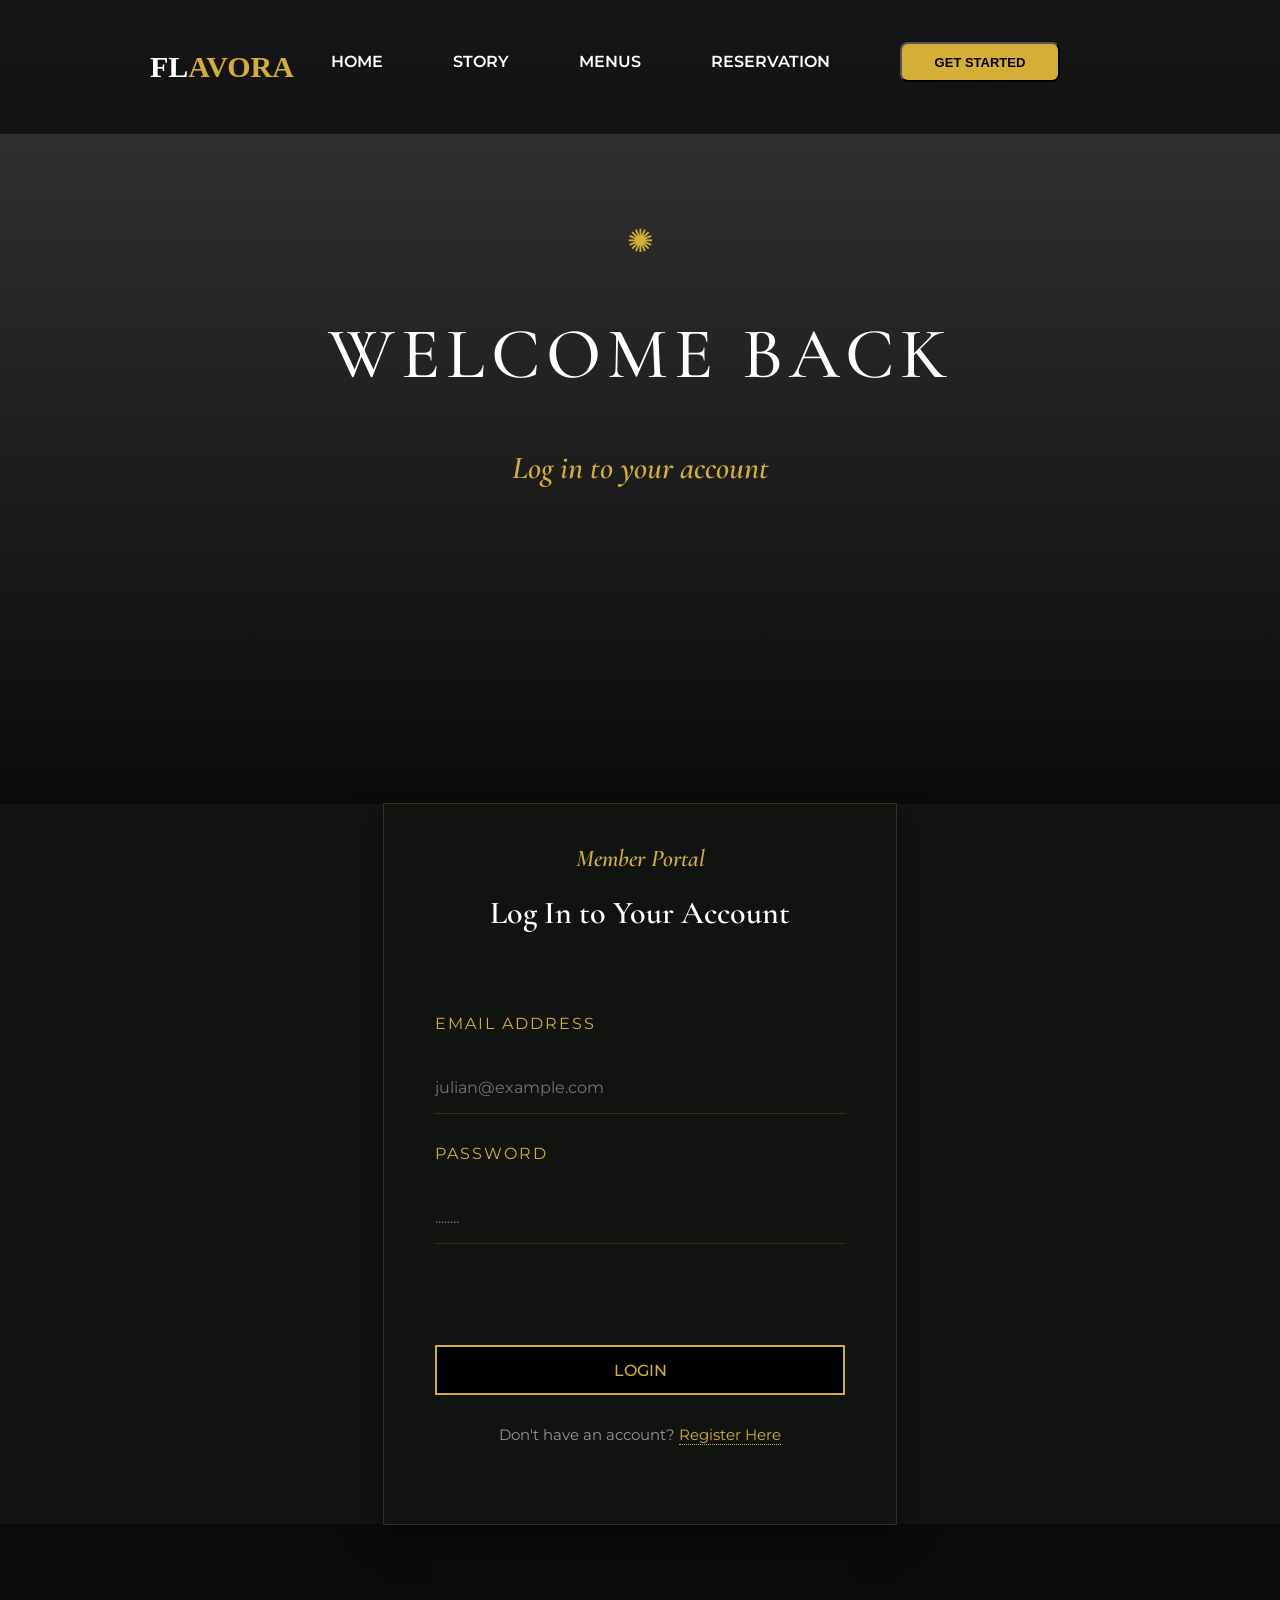
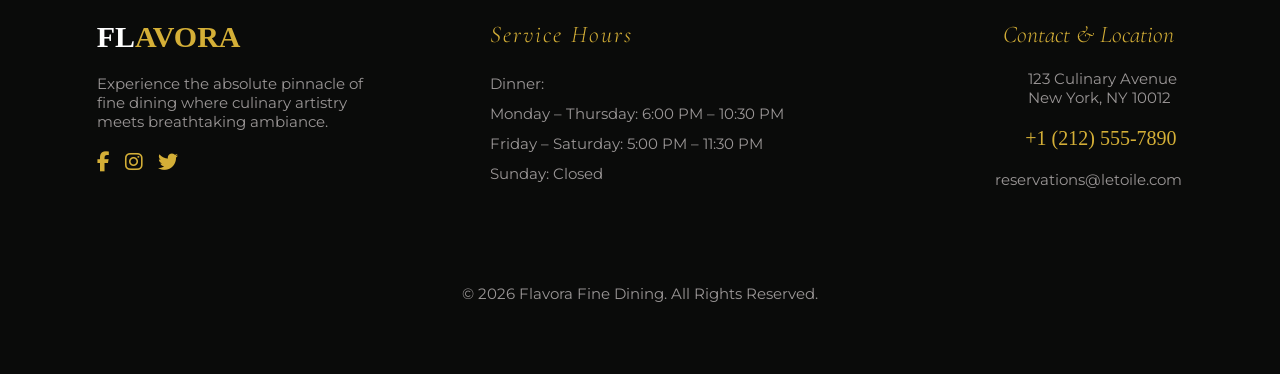
<file: login.html>
<!doctype html>
<html lang="en">
  <head>
    <meta charset="UTF-8" />
    <meta name="viewport" content="width=device-width, initial-scale=1.0" />
    <link rel="stylesheet" href="style.css" />
    <link rel="preconnect" href="https://fonts.googleapis.com" />
    <link rel="preconnect" href="https://fonts.gstatic.com" crossorigin />
    <link
      href="https://fonts.googleapis.com/css2?family=Arimo:ital,wght@0,400..700;1,400..700&family=Montserrat:ital,wght@0,100..900;1,100..900&family=Outfit:wght@100..900&family=Roboto:ital,wght@0,100..900;1,100..900&display=swap"
      rel="stylesheet"
    />

    <link
      href="https://fonts.googleapis.com/css2?family=Cormorant+Garamond:wght@300;400;500;600&display=swap"
      rel="stylesheet"
    />

    <link rel="preconnect" href="https://fonts.googleapis.com" />
    <link rel="preconnect" href="https://fonts.gstatic.com" crossorigin />
    <link
      href="https://fonts.googleapis.com/css2?family=Arimo:ital,wght@0,400..700;1,400..700&family=Cormorant+Garamond:ital,wght@0,300..700;1,300..700&family=Montserrat:ital,wght@0,100..900;1,100..900&family=Outfit:wght@100..900&family=Roboto:ital,wght@0,100..900;1,100..900&display=swap"
      rel="stylesheet"
    />

    <link
      rel="stylesheet"
      href="https://cdnjs.cloudflare.com/ajax/libs/font-awesome/6.4.0/css/all.min.css"
    />
    <title>Log in | Flavora</title>
  </head>
  <body>
    <header>
      <a href="index.html"
        ><p>FL<span>AVORA</span></p></a
      >
      <ul class="nav-links">
        <li><a href="index.html">HOME</a></li>
        <li><a href="story.html">STORY</a></li>
        <li><a href="menu.html">MENUS</a></li>
        <li><a href="reservation.html">RESERVATION</a></li>
        <a href="register.html"><button class="navbtn">GET STARTED</button></a>
      </ul>
    </header>

    <!-- hero -->
    <div class="hero">
      <div class="reg-hero">
        <div class="reg-texts">
          <p class="sun">✺</p>
          <h1 class="reg-head">WELCOME BACK</h1>
          <p class="reght"><i>Log in to your account</i></p>
        </div>
      </div>
    </div>

    <!-- log bd -->
    <div class="log-bd">
      <div class="log-form">
        <div class="form-head">
          <p><i>Member Portal</i></p>
          <h1>Log In to Your Account</h1>
        </div>
        <div class="form-infos">
          <label>EMAIL ADDRESS</label>
          <input type="email" placeholder="julian@example.com" />
          <label>PASSWORD</label>
          <input type="password" placeholder="........" />
        </div>
        <div class="btn-link">
          <button class="btn5">LOGIN</button>
          <p>
            Don't have an account? <a href="register.html">Register Here</a>
          </p>
        </div>
      </div>
    </div>

    <!-- footer -->
    <footer>
      <div class="footer-contents">
        <div class="texts-logos">
          <p class="flavora">FL<span>AVORA</span></p>
          <p class="experience">
            Experience the absolute pinnacle of fine dining where culinary
            artistry meets breathtaking ambiance.
          </p>
          <div class="logos">
            <p class="fb"><i class="fa-brands fa-facebook-f"></i></p>
            <p class="fb"><i class="fa-brands fa-instagram"></i></p>
            <p class="fb"><i class="fa-brands fa-twitter"></i></p>
          </div>
        </div>
        <div class="service">
          <p><i>Service Hours</i></p>
          <ul>
            <li>Dinner:</li>
            <li>Monday – Thursday: 6:00 PM – 10:30 PM</li>
            <li>Friday – Saturday: 5:00 PM – 11:30 PM</li>
            <li>Sunday: Closed</li>
          </ul>
        </div>
        <div class="contact">
          <p><i>Contact & Location</i></p>
          <p class="nyc">123 Culinary Avenue New York, NY 10012</p>
          <p class="num">+1 (212) 555-7890</p>
          <p class="email">reservations@letoile.com</p>
        </div>
      </div>
      <div class="footer-bottom">
        <p>© 2026 Flavora Fine Dining. All Rights Reserved.</p>
      </div>
    </footer>
  </body>
</html>
</file>
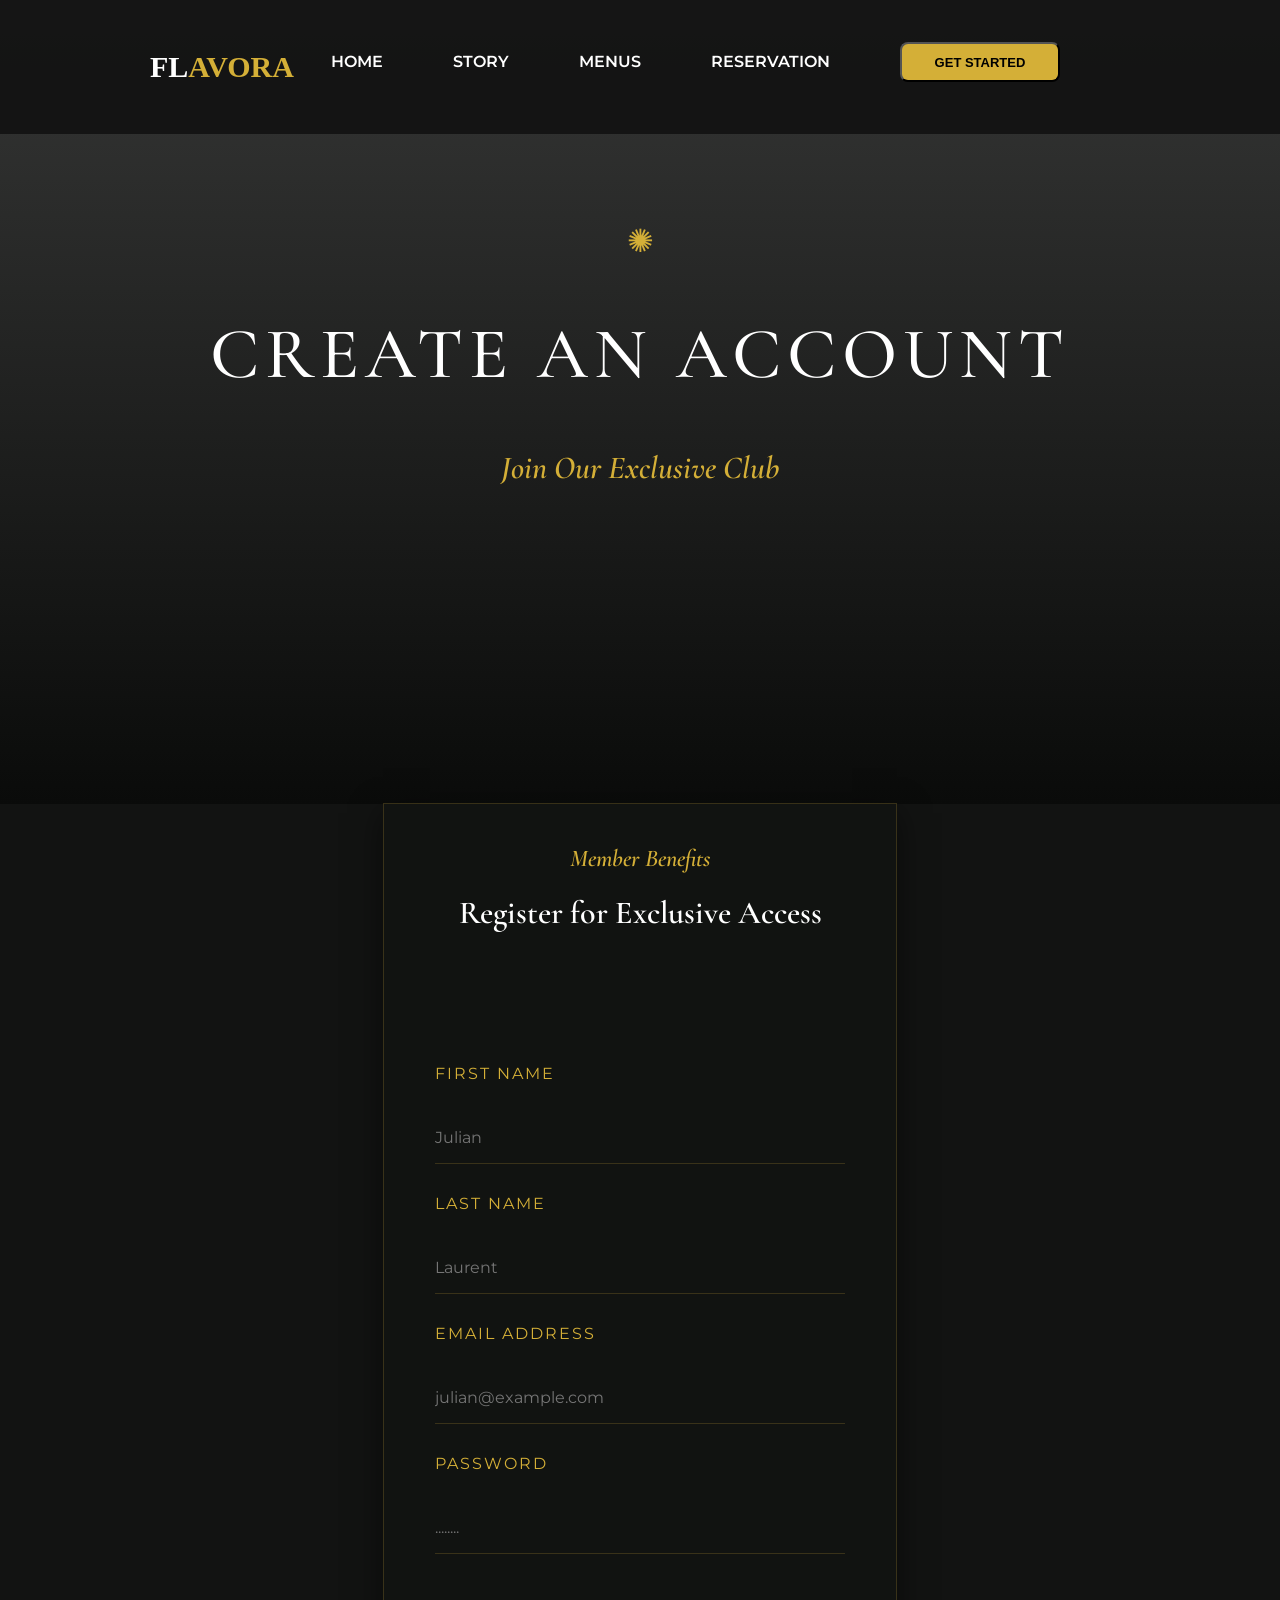
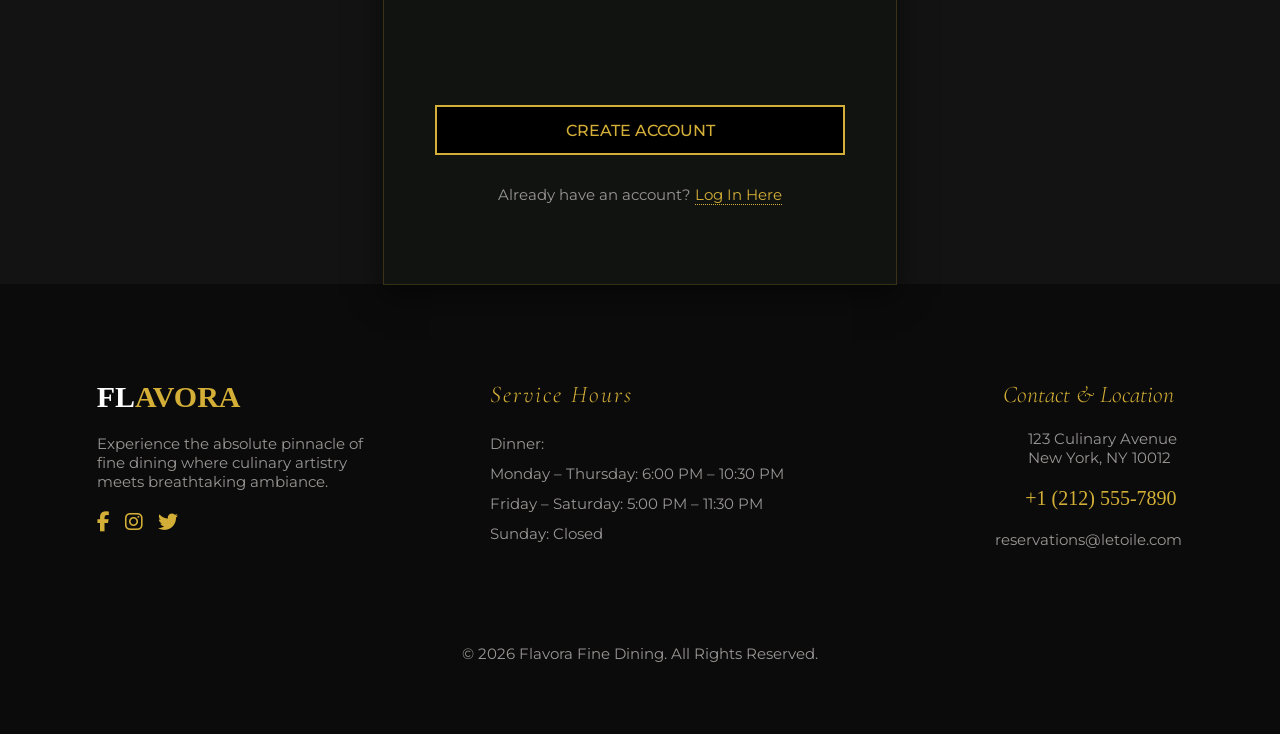
<file: register.html>
<!doctype html>
<html lang="en">
  <head>
    <meta charset="UTF-8" />
    <meta name="viewport" content="width=device-width, initial-scale=1.0" />
    <link rel="stylesheet" href="style.css" />
    <link rel="preconnect" href="https://fonts.googleapis.com" />
    <link rel="preconnect" href="https://fonts.gstatic.com" crossorigin />
    <link
      href="https://fonts.googleapis.com/css2?family=Arimo:ital,wght@0,400..700;1,400..700&family=Montserrat:ital,wght@0,100..900;1,100..900&family=Outfit:wght@100..900&family=Roboto:ital,wght@0,100..900;1,100..900&display=swap"
      rel="stylesheet"
    />

    <link
      href="https://fonts.googleapis.com/css2?family=Cormorant+Garamond:wght@300;400;500;600&display=swap"
      rel="stylesheet"
    />

    <link rel="preconnect" href="https://fonts.googleapis.com" />
    <link rel="preconnect" href="https://fonts.gstatic.com" crossorigin />
    <link
      href="https://fonts.googleapis.com/css2?family=Arimo:ital,wght@0,400..700;1,400..700&family=Cormorant+Garamond:ital,wght@0,300..700;1,300..700&family=Montserrat:ital,wght@0,100..900;1,100..900&family=Outfit:wght@100..900&family=Roboto:ital,wght@0,100..900;1,100..900&display=swap"
      rel="stylesheet"
    />

    <link
      rel="stylesheet"
      href="https://cdnjs.cloudflare.com/ajax/libs/font-awesome/6.4.0/css/all.min.css"
    />
    <title>Get Started | Flavora</title>
  </head>
  <body>
    <header>
      <a href="index.html"
        ><p>FL<span>AVORA</span></p></a
      >
      <ul class="nav-links">
        <li><a href="index.html">HOME</a></li>
        <li><a href="story.html">STORY</a></li>
        <li><a href="menu.html">MENUS</a></li>
        <li><a href="reservation.html">RESERVATION</a></li>
        <a href="register.html"><button class="navbtn">GET STARTED</button></a>
      </ul>
    </header>

    <!-- hero -->
    <div class="hero">
      <div class="reg-hero">
        <div class="reg-texts">
          <p class="sun">✺</p>
          <h1 class="reg-head">CREATE AN ACCOUNT</h1>
          <p class="reght"><i>Join Our Exclusive Club</i></p>
        </div>
      </div>
    </div>

    <!-- reg bd -->
    <div class="reg-bd">
      <div class="reg-form">
        <div class="form-head">
          <p><i>Member Benefits</i></p>
          <h1>Register for Exclusive Access</h1>
        </div>
        <div class="form-infos">
          <label>FIRST NAME</label>
          <input type="text" placeholder="Julian" />
          <label>LAST NAME</label>
          <input type="text" placeholder="Laurent" />
          <label>EMAIL ADDRESS</label>
          <input type="email" placeholder="julian@example.com" />
          <label>PASSWORD</label>
          <input type="password" placeholder="........" />
        </div>
        <div class="btn-link">
          <button class="btn5">CREATE ACCOUNT</button>
          <p>Already have an account? <a href="login.html">Log In Here</a></p>
        </div>
      </div>
    </div>

    <!-- footer -->
    <footer>
      <div class="footer-contents">
        <div class="texts-logos">
          <p class="flavora">FL<span>AVORA</span></p>
          <p class="experience">
            Experience the absolute pinnacle of fine dining where culinary
            artistry meets breathtaking ambiance.
          </p>
          <div class="logos">
            <p class="fb"><i class="fa-brands fa-facebook-f"></i></p>
            <p class="fb"><i class="fa-brands fa-instagram"></i></p>
            <p class="fb"><i class="fa-brands fa-twitter"></i></p>
          </div>
        </div>
        <div class="service">
          <p><i>Service Hours</i></p>
          <ul>
            <li>Dinner:</li>
            <li>Monday – Thursday: 6:00 PM – 10:30 PM</li>
            <li>Friday – Saturday: 5:00 PM – 11:30 PM</li>
            <li>Sunday: Closed</li>
          </ul>
        </div>
        <div class="contact">
          <p><i>Contact & Location</i></p>
          <p class="nyc">123 Culinary Avenue New York, NY 10012</p>
          <p class="num">+1 (212) 555-7890</p>
          <p class="email">reservations@letoile.com</p>
        </div>
      </div>
      <div class="footer-bottom">
        <p>© 2026 Flavora Fine Dining. All Rights Reserved.</p>
      </div>
    </footer>
  </body>
</html>
</file>
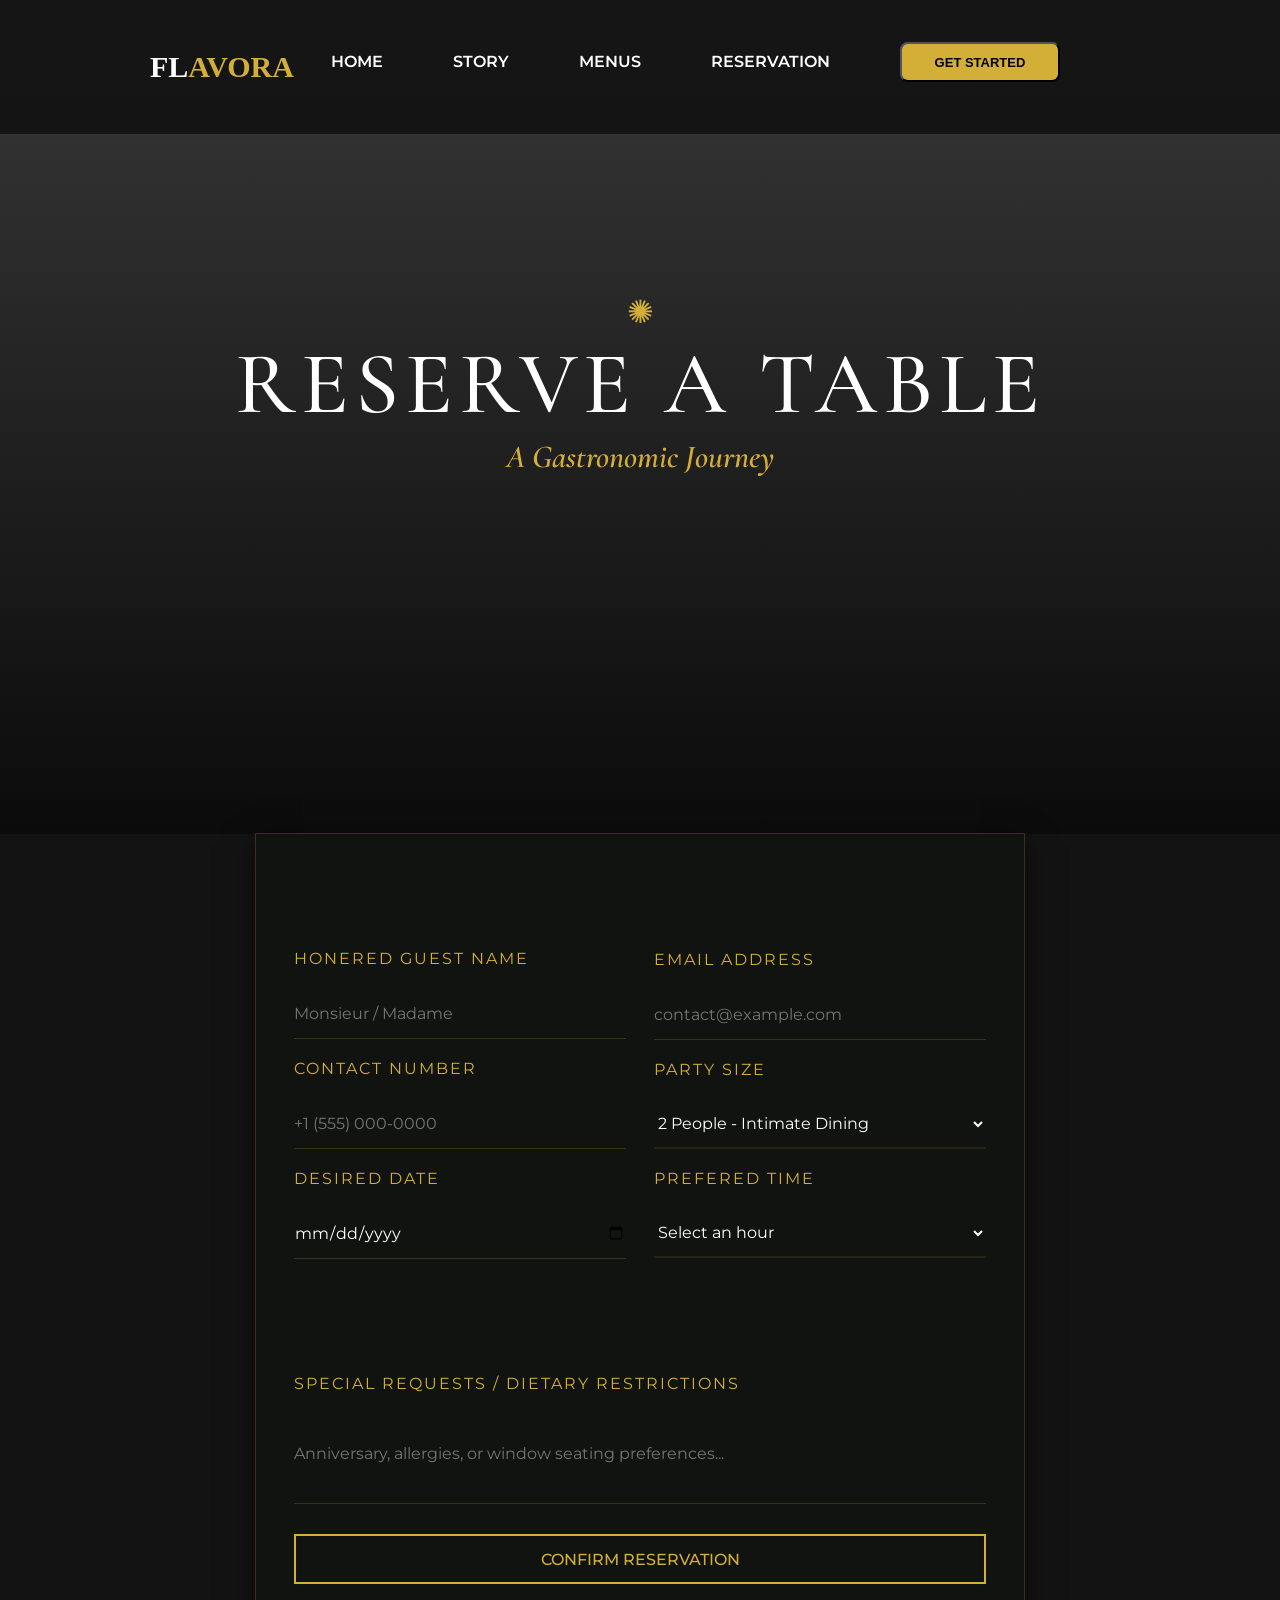
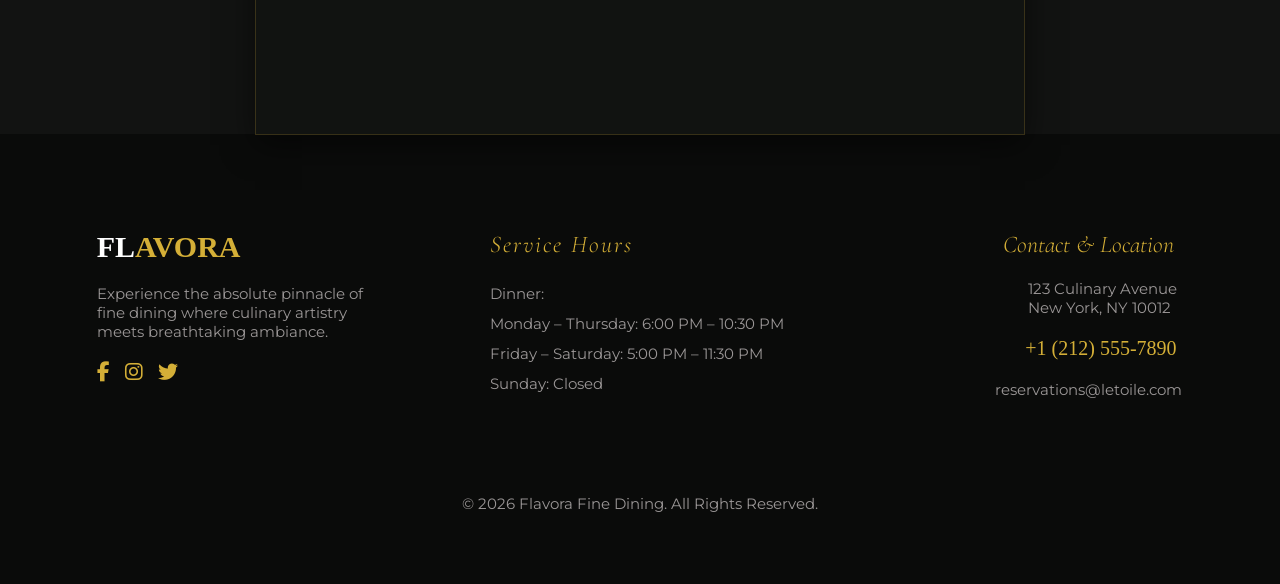
<file: reservation.html>
<!doctype html>
<html lang="en">
  <head>
    <meta charset="UTF-8" />
    <meta name="viewport" content="width=device-width, initial-scale=1.0" />
    <title>Make A Reservation | Flavora</title>

    <link rel="stylesheet" href="style.css" />
    <link rel="preconnect" href="https://fonts.googleapis.com" />
    <link rel="preconnect" href="https://fonts.gstatic.com" crossorigin />
    <link
      href="https://fonts.googleapis.com/css2?family=Arimo:ital,wght@0,400..700;1,400..700&family=Montserrat:ital,wght@0,100..900;1,100..900&family=Outfit:wght@100..900&family=Roboto:ital,wght@0,100..900;1,100..900&display=swap"
      rel="stylesheet"
    />

    <link
      href="https://fonts.googleapis.com/css2?family=Cormorant+Garamond:wght@300;400;500;600&display=swap"
      rel="stylesheet"
    />

    <link rel="preconnect" href="https://fonts.googleapis.com" />
    <link rel="preconnect" href="https://fonts.gstatic.com" crossorigin />
    <link
      href="https://fonts.googleapis.com/css2?family=Arimo:ital,wght@0,400..700;1,400..700&family=Cormorant+Garamond:ital,wght@0,300..700;1,300..700&family=Montserrat:ital,wght@0,100..900;1,100..900&family=Outfit:wght@100..900&family=Roboto:ital,wght@0,100..900;1,100..900&display=swap"
      rel="stylesheet"
    />

    <link
      rel="stylesheet"
      href="https://cdnjs.cloudflare.com/ajax/libs/font-awesome/6.4.0/css/all.min.css"
    />
  </head>
  <body>
    <header>
      <a href="index.html"
        ><p>FL<span>AVORA</span></p></a
      >
      <ul class="nav-links">
        <li><a href="index.html">HOME</a></li>
        <li><a href="story.html">STORY</a></li>
        <li><a href="menu.html">MENUS</a></li>
        <li><a href="reservation.html">RESERVATION</a></li>
        <a href="register.html"><button class="navbtn">GET STARTED</button></a>
      </ul>
    </header>

    <!-- hero -->
    <div class="hero">
      <div class="res-hero">
        <div class="res-texts">
          <p class="sun">✺</p>
          <h1 class="res-head">RESERVE A TABLE</h1>
          <p class="rht"><i>A Gastronomic Journey</i></p>
        </div>
      </div>
    </div>

    <!-- res blackdiv -->
    <div class="res-bd">
      <div class="form-box">
        <div class="infos">
          <div class="nnd">
            <label>HONERED GUEST NAME</label>
            <input type="text" placeholder="Monsieur / Madame" />
            <label>CONTACT NUMBER</label>
            <input type="tel" placeholder="+1 (555) 000-0000" />
            <label> DESIRED DATE</label>
            <input type="date" />
          </div>
          <div class="est">
            <label>EMAIL ADDRESS</label>
            <input type="email" placeholder="contact@example.com" />
            <label>PARTY SIZE</label>
            <select>
              <option value="1 Person - Solo Dining">
                1 Person - Solo Dining
              </option>
              <option
                value="2 People - Intimate Dining"
                selected
                class="default"
              >
                2 People - Intimate Dining
              </option>
              <option value="3 People">3 People</option>
              <option value="4 Peole">4 Peole</option>
              <option value="5+ People">5+ Peole</option>
            </select>
            <label> PREFERED TIME</label>
            <select>
              <option value="" disabled selected class="default">
                Select an hour
              </option>
              <option value="18:00 (6:00)">18:00 (6:00)</option>
              <option value="19:00 (7:00)">19:00 (7:00)</option>
              <option value="20:00 (8:00)">20:00 (8:00)</option>
              <option value="21:00 (9:00)">21:00 (9:00)</option>
              <option value="22:00 (10:00)">22:00 (10:00)</option>
            </select>
          </div>
        </div>

        <div class="req-but">
          <label>SPECIAL REQUESTS / DIETARY RESTRICTIONS</label>
          <input
            type="text"
            placeholder="Anniversary, allergies, or window seating preferences..."
            id="big-inp"
          />
          <button class="btn4">CONFIRM RESERVATION</button>
        </div>
      </div>
    </div>
    <!-- footer -->
    <footer>
      <div class="footer-contents">
        <div class="texts-logos">
          <p class="flavora">FL<span>AVORA</span></p>
          <p class="experience">
            Experience the absolute pinnacle of fine dining where culinary
            artistry meets breathtaking ambiance.
          </p>
          <div class="logos">
            <p class="fb"><i class="fa-brands fa-facebook-f"></i></p>
            <p class="fb"><i class="fa-brands fa-instagram"></i></p>
            <p class="fb"><i class="fa-brands fa-twitter"></i></p>
          </div>
        </div>
        <div class="service">
          <p><i>Service Hours</i></p>
          <ul>
            <li>Dinner:</li>
            <li>Monday – Thursday: 6:00 PM – 10:30 PM</li>
            <li>Friday – Saturday: 5:00 PM – 11:30 PM</li>
            <li>Sunday: Closed</li>
          </ul>
        </div>
        <div class="contact">
          <p><i>Contact & Location</i></p>
          <p class="nyc">123 Culinary Avenue New York, NY 10012</p>
          <p class="num">+1 (212) 555-7890</p>
          <p class="email">reservations@letoile.com</p>
        </div>
      </div>
      <div class="footer-bottom">
        <p>© 2026 Flavora Fine Dining. All Rights Reserved.</p>
      </div>
    </footer>
  </body>
</html>
</file>
<file: style.css>
*{
    margin: 0px;
    padding: 0px;
}
title{
    font-family: 'Montserrat', sans-serif;
}
a{
    color: inherit;
    text-decoration: none;
}
header{
    display: flex;
    justify-content: space-between;
    align-items: center;
    padding: 50px 220px 50px 150px;
    background: #111111e2;
    color: white;
    position: sticky;
    top: 0;
    z-index: 10;
}
header p{
    font-weight: 600;
    font-size: 30px;
}
header span{
    color: #d4af37;
}
.nav-links{
    display: flex;
    gap: 70px;
    font-family: 'Montserrat', sans-serif;
    font-weight: 600;

}
.navbtn{
    background-color: #d4af37;
    height: 40px;
    width: 160px;
    margin-top: -12px;
    font-size: 13px;
    font-weight: 600;
    border-radius: 8px;
    cursor: pointer;
    transition: 0.3s;
}
.navbtn:hover{
    background-color: white;
}
.nav-links li{
    list-style: none;
    cursor: pointer;
    transition: 0.3s;
}
.nav-links li:hover{
   color: #d4af37;
}
.hero{
    position: relative;
}

.hero img{
    width: 100%;
    position: absolute;
    margin-top: -200px;
    height: 120vh;
    
}
.hero-img{
   overflow: hidden;
    height: 730px;
}
.hero-img::after{
    content: "";
    position: absolute;
    inset: 0;
    background: rgba(0, 0, 0, 0.566);
}
.hero-texts{
    position: absolute;
    left: 50%;
    top: 300px;
    display: flex;
    flex-direction: column;
    gap: 30px;
    align-items: center;
    justify-content: center;
    transform: translate(-50%, -50%);
}
.hero-texts h1, .extra{
    text-align: center;
}
.extra{
    font-family: "Montserrat", sans-serif;
}
.sun{
    color: #d4af37;
    font-size: 2rem;
    animation: anime 0.5s linear;
}
.symp{
    font-size: 1.8rem;
    color: #d4af37;
    font-weight: 100;
    font-family: "Cormorant Garamond", serif;
    animation: anime 0.5s linear;
}
.hero-texts h1{
    color: white;
    font-size: 5.5rem;
    font-weight: 500;
    font-family: "Cormorant Garamond", serif;
    letter-spacing: 6px;
    animation: anime 0.5s linear;  
}
.extra{
    color: rgb(154, 150, 150);
    font-size: 18px;
    font-family: system-ui, -apple-system, BlinkMacSystemFont, 'Segoe UI', Roboto, Oxygen, Ubuntu, Cantarell, 'Open Sans', 'Helvetica Neue', sans-serif;
    font-weight: 400;
    animation: anime 0.5s linear;
}
.black-div{
    width: 100%;
    height: 500px;
    background-color: black;
    display: flex;
    flex-direction: column;
    justify-content: center;
    align-items: center;
    gap: 20px;
}
.bd-texts{
    display: flex;
    flex-direction: column;
    align-items: center;
    justify-content: center;
    font-family: "Cormorant Garamond", serif;
    color: white;
    gap: 10px;
}
.bd-texts p{
    color: #d4af37;
    font-size: 1.5rem;
    font-weight: lighter;
    letter-spacing: 2px;
}
.bd-texts h1{
    font-size: 60px;
    font-weight: 500;
}
.line{
    border-top: 2px solid #d4af37;
    width: 70px;
}
.bd-extra{
    color: rgb(154, 150, 150);
    margin-top: 20px;
    width: 750px;
    display: flex;
    justify-content: center;
    align-items: center;
    text-align: center;
    font-size: 18px;
    font-family: "Montserrat", sans-serif;   
}
.ex-p{
    line-height: 30px;
}
.fgrey-div{
    background-color: #121312;
    height: 1050px;
    display: flex;
    flex-direction: column;
    justify-content: center;
    align-items: center;
    gap: 20px;
}
.fgrey-texts{
    display: flex;
    flex-direction: column;
    align-items: center;
    justify-content: center;
    font-family: "Cormorant Garamond", serif;
    color: white;
    gap: 10px;
    margin-top: 20px;
}
.fgrey-texts p{
    color: #d4af37;
    font-size: 1.5rem;
    font-weight: lighter;
    letter-spacing: 2px;
    margin-top: 100px;
}
.fgrey-texts h1{
    font-size: 60px;
    font-weight: 500;
}
.line2{
    border-top: 2px solid #d4af37;
    width: 70px;
}
.home-menus{
    background-color: #121312;
    width: 100%;
    height: 700px;
    display: flex;
    gap: 50px;
    justify-content: center;
    align-items: center;   
}
.card{
    width: 400px;
    height: 450px;
    background-color: #121312;
    display: flex;
    flex-direction: column;
    align-items: center;
    justify-content: center;
    gap: 10px;
    border: 1px solid rgba(212, 175, 55, 0.1);
    box-shadow: 0 10px 30px rgba(0,0,0,0.5);
    cursor: pointer;
    transition: 0.4s;
    overflow: hidden;
    margin-top: -80px;
}
.card:hover{
    transform: translateY(-10px);
    border-color: rgba(212, 175, 55, 0.5);
    box-shadow: 0 25px 50px rgba(0,0,0,0.8);
    color: gold;
}
.card:hover .card-texts .words{
    transform: translateY(-10px);
    border-color: rgba(212, 175, 55, 0.5);
    box-shadow: 0 25px 50px rgba(0,0,0,0.8);
    color: gold;
}
.card-img{
    width: 100%;
    height: 40vh;
    background-color: #121312;
    margin-top: -20px;
    transition: transform 0.8s ;
    overflow: hidden;
}
.card-img img{
    width: 100%;
    
}
.card-img:hover{
    transform: scale(1.1) rotate(1deg);
}
.card-texts{
    width: 100%;
    height: 50px;
    background-color: transparent;
    display: flex;
    justify-content: space-around;
    align-items: center;
    color: white;
    font-family: "Cormorant Garamond", serif;
    font-size: 25px;
    margin-top: -45px;
    z-index: 7;
    
}
.words{
    letter-spacing: 2px;
    transition: 0.4s;
}
.price{
    color: #d4af37;
}
.card-extra{
    width: 300px;
    height: 50px;
    background-color: transparent;
    display: flex;
    font-size: 15px;
    align-items: center;
    justify-content: center;
    font-family: "Cormorant Garamond", serif;
    color: rgb(154, 150, 150);
    margin-top: -10px;
}
.add{
    width: 80%;
    height: 40px;
    font-family: "Montserrat", sans-serif;
    font-size: 12.8px;
    border: 2px solid #d4af37;
    color: #d4af37;
    background-color: transparent;
    transition: 0.2s;
}
.add:hover{
    background-color: #d4af37;
    color: black;
}
.add i{
    padding: 0px 15px 0px 0px;
}
.btn1 {
    width: 300px;
    height: 50px;
    color: #d4af37;
    background-color: transparent;
    border: solid 2px #d4af37;
    font-family: "Montserrat", sans-serif;
    font-weight: 500;
    font-size: 16px;
    cursor: pointer;
    position: relative; 
    top: -80px;
    overflow: hidden; 
    z-index: 1;
    transition: all 0.4s ease;
}

.btn1::before {
    content: '';
    position: absolute;
    top: 0;
    left: 0;
    background-color: #d4af37;
    z-index: -1;
    width: 0; 
    height: 100%; 
    transition: width 0.4s ease;
}

.btn1:hover {
    color: #0a0b0a;
}

.btn1:hover::before {
    width: 100%;
}
.um{
    background-image: linear-gradient(rgba(10, 11, 10, 0.8), rgba(10, 11, 10, 0.9)), url('https://images.unsplash.com/photo-1517248135467-4c7edcad34c4?q=80');
    width: 100%;
    height: 100vh;
    background-size: cover;
    background-position: center;
    display: flex;
    flex-direction: column;
    justify-content: center;
    align-items: center;
    text-align: center;
    gap: 30px;
}
.sun2{
    color: #d4af37;
    font-size: 2rem;
}
.um-text{
    color: white;
    font-size: 60px;
    font-weight: 500;
    font-family: "Cormorant Garamond", serif;
}
.um-extra{
    color: rgb(154, 150, 150);
    width: 600px;
    display: flex;
    justify-content: center;
    align-items: center;
    text-align: center;
    font-size: 18px;
    font-family: "Montserrat", sans-serif;
    line-height: 35px;
}
.btn2{
    width: 300px;
    height: 50px;
    color: white;
    background-color: transparent;
    border: solid 2px white;
    font-family: "Montserrat", sans-serif;
    font-weight: 500;
    font-size: 16px;
    cursor: pointer;
    position: relative; 
    overflow: hidden; 
    z-index: 1;
    transition: all 0.4s ease;
}
.btn2::before {
    content: '';
    position: absolute;
    top: 0;
    left: 0;
    background-color: white;
    z-index: -1;
    width: 0; 
    height: 100%; 
    transition: width 0.4s ease;
}

.btn2:hover {
    color: #0a0b0a;
}

.btn2:hover::before {
    width: 100%;
}
.sb-div{
    background-color: black;
    width: 100%;
    height: 100vh;
    display: flex;
    flex-direction: row;
    justify-content: center;
    align-items: center;
}
.sbd-img{
    width: 100%;
    height: 80vh;
    display: flex;
    align-items: center;
    justify-content: center;
}
.sb-div img{
    width: 600px;
    margin-top: 50px;
    margin-left: 130px;
}
.sbd-contents{
    height: 80vh;
    width: 100%;
    display: flex;
    flex-direction: column;
    justify-content: center;
    padding-left: 80px;
    gap: 10px;

}
.phil{
    font-family: "Cormorant Garamond", serif;
    color: rgb(154, 150, 150);
    letter-spacing: 2px;
}
.sbd-head{
    color: white;
    font-size: 60px;
    font-weight: 500;
    font-family: "Cormorant Garamond", serif;
}
.sbd-head i{
    color: #d4af37;
}.line3{
    border-top: 2px solid #d4af37;
    width: 70px;
}
.sbd-extra{
    color: rgb(154, 150, 150);
    margin-top: 20px;
    width: 600px;
    height: 250px;
    display: flex;
    flex-direction: column;
    align-items: center;
    justify-content: center;
    gap: 20px;
    font-size: 18px;
    line-height: 28px;
    font-family: "Montserrat", sans-serif;
}
.btn3{
    width: 300px;
    height: 50px;
    color: white;
    background-color: transparent;
    border: solid 2px white;
    font-family: "Montserrat", sans-serif;
    font-weight: 500;
    font-size: 16px;
    margin-top: 20px;
    cursor: pointer;
    position: relative; 
    overflow: hidden; 
    z-index: 1;
    transition: all 0.4s ease;
}
.btn3::before {
    content: '';
    position: absolute;
    top: 0;
    left: 0;
    background-color: white;
    z-index: -1;
    width: 0; 
    height: 100%; 
    transition: width 0.4s ease;
}

.btn3:hover {
    color: #0a0b0a;
}

.btn3:hover::before {
    width: 100%;
}
.sgrey-div{
    background-color: #121312;
    height: 100vh;
    display: flex;
    flex-direction: column;
    justify-content: center;
    align-items: center;
    gap: 30px;
}
.sgrey-texts{
    display: flex;
    flex-direction: column;
    align-items: center;
    justify-content: center;
    text-align: center;
    font-family: "Cormorant Garamond", serif;
    color: white;
    gap: 10px;
    margin-top: -100px;
    
}
.sgrey-texts p{
    color: #d4af37;
    font-size: 1.5rem;
    font-weight: lighter;
    letter-spacing: 2px;
    margin-top: 100px;
}
.sgrey-texts h1{
    font-size: 60px;
    font-weight: 500;
}
.line4{
    border-top: 2px solid #d4af37;
    width: 70px;
}
.sgrey-cards{
    display: flex;
    flex-direction: row;
    justify-content: center;
    align-items: center;
    gap: 50px;
    margin-top: 20px;
}
.sgrey-card{
    width: 350px;
    height: 350px;
    background-color: #121312;
    display: flex;
    flex-direction: column;
    align-items: center;
    justify-content: center;
    text-align: center;
    gap: 30px;
    border: 1px solid rgba(212, 175, 55, 0.1);
    transition: 0.4s;
}
.sgrey-card i{
    color: #d4af37;
    font-size: 3rem;
}.sgrey-head{
    font-family: "Cormorant Garamond", serif;
    font-size: 25px;
    color: white;
}
.sgrey-extra{
    font-family: "Montserrat", sans-serif;
    color: rgb(154, 150, 150);
    width: 300px;
}
.sgrey-card:hover{
    transform: translateY(-10px);
    border-color: rgba(212, 175, 55, 0.5);
    box-shadow: 0 25px 50px rgba(0,0,0,0.8);
    color: gold;
}
footer{
    width: 100%;
    height: 50vh;
    display: flex;
    flex-direction: column;
    background-color: #0a0b0a;
}
.footer-contents{
    width: 100%;
    height: 80%;
    display: flex;
    flex-direction: row;
    align-items: center;
    justify-content: space-around;
}
.texts-logos{
    display: flex;
    flex-direction: column;
    gap: 20px;
    width: 300px;
    justify-content: center;
    margin-left: 50px;
    margin-top: -15px;
}
.texts-logos .flavora{
    font-weight: 600;
    font-size: 30px;
    color: white;
}
.texts-logos span{
    color: #d4af37;
}
.experience{
    width: 280px;
    font-size: 15px;
    color: rgb(154, 150, 150);
    font-family: "Montserrat", sans-serif;
}
.service{
    width: 300px;
    display: flex;
    flex-direction: column;
    gap: 20px;
}
.service p{
    color: #d4af37;
    font-size: 1.5rem;
    font-weight: lighter;
    letter-spacing: 2px;
    font-family: "Cormorant Garamond", serif;
}
.service li{
    list-style: none;
    font-size: 15px;
    font-family: "Montserrat", sans-serif;
    line-height: 30px;
    color: rgb(154, 150, 150);
}
.contact{
    width: 300px;
    display: flex;
    flex-direction: column;
    gap: 20px;
    margin-right: 50px;
}
.contact i{
    font-family: "Cormorant Garamond", serif;
    color: #d4af37;
    font-size: 1.5rem;
    font-weight: lighter;
    padding-left: 120px;
}
.nyc{
    width: 150px;
    font-size: 15px;
    font-family: "Montserrat", sans-serif;
    padding-left: 145px;
    color: rgb(154, 150, 150);
}
.num{
    color: #d4af37;
    font-size: 20px;
    font-weight: 500;
    padding-left: 142px;
}
.email{
    width: 150px;
    font-size: 15px;
    font-family: "Montserrat", sans-serif;
    padding-left: 112px;
    color: rgb(154, 150, 150);
}
.logos{
    display: flex;
    gap: 15px;
    font-size: 20px;
    color: #d4af37;

}
.fb{
    transition: 0.3s;
}
.fb:hover{
    transform: translateY(-7px);
    color: white;
}
.footer-bottom{
    display: flex;
    align-items: center;
    justify-content: center;
    font-size: 15px;
    color: rgb(154, 150, 150);
    font-family: "Montserrat", sans-serif;
}
.menu-head{
    width: 1050px;
}
.mht{
    font-size: 2rem;
    color: #d4af37;
    font-weight: 600;
    font-family: "Cormorant Garamond", serif;
}
.menu-hero{
    background-image: linear-gradient(rgba(10,11,10,0.7), rgba(10,11,10,1)), url('https://images.unsplash.com/photo-1414235077428-338989a2e8c0?q=80');
    width: 100%;
    height: 80vh;
    background-size: cover;
    background-position: center;
    display: flex;
    flex-direction: column;
    justify-content: center;
    align-items: center;
    text-align: center;
    gap: 30px;
    margin-top: -150px;
}
.bbd{
    background-color: black;
    width: 100%;
    height: 250vh;
    display: flex;
    flex-direction: column;
    align-items: center;
}
.emtrees{
    font-size: 3rem;
    color: #d4af37;
    font-weight: 600;
    font-family: "Cormorant Garamond", serif;
    margin-top: 50px;
}
.emtrees-div{
    width: 80%;
    height: 70vh;
    display: flex;
    align-items: center;
    justify-content: center;
    gap: 70px;
    border-top: 4px solid rgba(212, 175, 55, 0.1);
}
.plats{
    font-size: 3rem;
    color: #d4af37;
    font-weight: 600;
    font-family: "Cormorant Garamond", serif;
}
.plats-div{
    width: 80%;
    height: 70vh;
    display: flex;
    align-items: center;
    justify-content: center;
    gap: 70px;
    border-top: 4px solid rgba(212, 175, 55, 0.1);
}
.desserts{
    font-size: 3rem;
    color: #d4af37;
    font-weight: 600;
    font-family: "Cormorant Garamond", serif;
}
.desserts-div{
    width: 80%;
    height: 70vh;
    display: flex;
    align-items: center;
    justify-content: center;
    gap: 70px;
    border-top: 4px solid rgba(212, 175, 55, 0.1);
}
.mpcard{
    width: 400px;
    height: 450px;
    background-color: #121312;
    display: flex;
    flex-direction: column;
    align-items: center;
    justify-content: center;
    gap: 10px;
    border: 1px solid rgba(212, 175, 55, 0.1);
    box-shadow: 0 10px 30px rgba(0,0,0,0.5);
    cursor: pointer;
    transition: 0.4s;
    overflow: hidden;
}
.mpcard:hover{
    transform: translateY(-10px);
    border-color: rgba(212, 175, 55, 0.5);
    box-shadow: 0 25px 50px rgba(0,0,0,0.8);
    color: gold;
}
.mpcard:hover .mpcard-texts .mpcard-words{
    transform: translateY(-10px);
    border-color: rgba(212, 175, 55, 0.5);
    box-shadow: 0 25px 50px rgba(0,0,0,0.8);
    color: gold;
}
.mpcard-img{
    width: 100%;
    height: 40vh;
    background-color: #121312;
    margin-top: -20px;
    transition: transform 0.8s ;
    overflow: hidden;
}
.mpcard-img img{
    width: 100%;   
}
.mpcard-img:hover{
    transform: scale(1.1) rotate(1deg);
}
.mpcard-texts{
    width: 100%;
    height: 50px;
    background-color: transparent;
    display: flex;
    justify-content: space-around;
    align-items: center;
    color: white;
    font-family: "Cormorant Garamond", serif;
    font-size: 25px;
    margin-top: -45px;
    z-index: 7;   
}
.mpcard-words{
    letter-spacing: 2px;
    transition: 0.4s;
}
.mpcard-price{
    color: #d4af37;
}
.mpcard-extra{
    width: 300px;
    height: 50px;
    background-color: transparent;
    display: flex;
    font-size: 15px;
    align-items: center;
    justify-content: center;
    font-family: "Cormorant Garamond", serif;
    color: rgb(154, 150, 150);
    margin-top: -10px;
}
.mpcard-add{
    width: 80%;
    height: 40px;
    font-family: "Montserrat", sans-serif;
    font-size: 12.8px;
    border: 2px solid #d4af37;
    color: #d4af37;
    background-color: transparent;
    transition: 0.2s;
}
.mpcard-add:hover{
    background-color: #d4af37;
    color: black;
}
.mpcard-add i{
    padding: 0px 15px 0px 0px;
}


/* reservation */
.res-hero{
    background-image: linear-gradient(rgba(10,11,10,0.8), rgba(10,11,10,1)), url('https://images.unsplash.com/photo-1514362545857-3bc16c4c7d1b?q=80');
    width: 100%;
    height: 100vh;
    background-size: cover;
    background-position: center;
    display: flex;
    flex-direction: column;
    justify-content: center;
    align-items: center;
    text-align: center;
    gap: 30px;
    margin-top: -200px;
}
.res-head{
    color: white;
    font-size: 5.5rem;
    font-weight: 500;
    font-family: "Cormorant Garamond", serif;
    letter-spacing: 6px;
    animation: anime 0.5s linear;
}
.rht{
    font-size: 2rem;
    color: #d4af37;
    font-weight: 600;
    font-family: "Cormorant Garamond", serif;
    animation: anime 0.5s linear;
}
.res-bd{
    background-color: #121312;
    width: 100%;
    height: 100vh;
    display: flex;
    align-items: center;
    justify-content: center;
}
.form-box{
    background-color: rgba(18, 19, 18, 0.7);
    width: 60%;
    height: 100%;
    display: flex;
    flex-direction: column;
    align-items: center;
    justify-content: center;
    border: rgba(212, 175, 55, 0.2) solid 0.8px;
    box-shadow: 0 10px 30px rgba(0,0,0,0.5);
    z-index: 3;
}
.infos{
    width: 90%;
    height: 60%;
    display: flex;
    justify-content: space-between;
}
.req-but{
    width: 90%;
    height: 40%;
    display: flex;
    flex-direction: column;
    gap: 10px;
}
.nnd{
    width: 48%;
    height: 100%;
    display: flex;
    flex-direction: column;
    justify-content: center;
    gap: 20px;
}
label{
    font-family: 'Montserrat', sans-serif;
    color: #d4af37;
    font-size: 16px;
    letter-spacing: 2px;
    font-weight: 400;  
}
input{
    width: 100%;
    height: 50px;
    border: none;
    border-bottom: 0.8px solid rgba(212, 175, 55, 0.2);
    background-color: transparent;
    outline: none;
    color: white;
    font-size: 16px;
    font-family: 'Montserrat', sans-serif;
}
input:focus{
    border-bottom: 2px solid #d4af37
}
input::placeholder{
    font-family: 'Montserrat', sans-serif;
    font-size: 16px;
}
select{
    width: 100%;
    height: 50px;
    border: none;
    border-bottom: 2px solid rgba(212, 175, 55, 0.1);
    background-color: transparent;
    color: white;
    font-size: 16px;
    font-family: 'Montserrat', sans-serif;
}
option{
    font-family: 'Montserrat', sans-serif;
    font-size: 16px;
    background-color: black;
    color: white;
}
.est{
    width: 48%;
    height: 100%;
    display: flex;
    flex-direction: column;
    justify-content: center;
    gap: 20px;
}
#big-inp{
    height: 100px;
}
.btn4{
    width: 100%;
    height: 50px;
}
.btn4{
    width: 100%;
    height: 50px;
    color: #d4af37;
    background-color: transparent;
    border: solid 2px #d4af37;
    font-family: "Montserrat", sans-serif;
    font-weight: 500;
    font-size: 16px;
    margin-top: 20px;
    cursor: pointer;
    position: relative; 
    overflow: hidden; 
    z-index: 1;
    transition: all 0.4s ease;
}
.btn4::before {
    content: '';
    position: absolute;
    top: 0;
    left: 0;
    background-color: #d4af37;
    z-index: -1;
    width: 0; 
    height: 100%; 
    transition: width 0.4s ease;
}

.btn4:hover {
    color: #0a0b0a;
}

.btn4:hover::before {
    width: 100%;
}


/* registration */
.reg-hero{
    background-image: linear-gradient(rgba(10,11,10,0.8), rgba(10,11,10,1)), url('https://images.unsplash.com/photo-1559339352-11d035aa65de?q=80');
    width: 100%;
    height: 100vh;
    background-size: cover;
    background-position: center;
    display: flex;
    flex-direction: column;
    justify-content: center;
    align-items: center;
    text-align: center;
    gap: 30px;
    margin-top: -230px;
}
.reg-head{
    color: white;
    font-size: 4.5rem;
    font-weight: 500;
    font-family: "Cormorant Garamond", serif;
    letter-spacing: 6px;
}
.reght{
    font-size: 2rem;
    color: #d4af37;
    font-weight: 600;
    font-family: "Cormorant Garamond", serif;
}
.reg-texts{
    display: flex;
    flex-direction: column;
    gap: 50px;
}
.reg-bd{
    background-color: #121312;
    width: 100%;
    height: 120vh;
    display: flex;
    align-items: center;
    justify-content: center;
}
.reg-form{
    background-color: rgba(18, 19, 18, 0.7);
    width: 40%;
    height: 100%;
    display: flex;
    flex-direction: column;
    align-items: center;
    justify-content: center;
    gap: 50px;
    border: rgba(212, 175, 55, 0.2) solid 0.8px;
    box-shadow: 0 10px 30px rgba(0,0,0,0.5);
    z-index: 3;
}
.form-head{
    display: flex;
    flex-direction: column;
    gap: 20px;
    justify-content: center;
    align-items: center;
    margin-top: 40px;
}
.form-head p{
    font-size: 1.5rem;
    color: #d4af37;
    font-weight: 600;
    font-family: "Cormorant Garamond", serif;
}
.form-head h1{
    font-size: 2rem;
    color: white;
    font-weight: 600;
    font-family: "Cormorant Garamond", serif;
}
.form-infos{
    width: 80%;
    height: 80%;
    display: flex;
    flex-direction: column;
    justify-content: center;
    gap: 30px;
}
.btn-link{
    display: flex;
    flex-direction: column;
    gap: 30px;
    width: 100%;
    align-items: center;
    justify-content: center;
    margin-bottom: 80px;   
}
.btn5{
    width: 80%;
    height: 50px;
    color: #d4af37;
    background-color: black;
    border: solid 2px #d4af37;
    font-family: "Montserrat", sans-serif;
    font-weight: 500;
    font-size: 16px;
    margin-top: 20px;
    cursor: pointer;
    position: relative; 
    overflow: hidden; 
    z-index: 1;
    transition: all 0.4s ease;
}
.btn5::before {
    content: '';
    position: absolute;
    top: 0;
    left: 0;
    background-color: #d4af37;
    z-index: -1;
    width: 0; 
    height: 100%; 
    transition: width 0.4s ease;
}

.btn5:hover {
    color: #0a0b0a;
}

.btn5:hover::before {
    width: 100%;
}
.btn-link p{
    font-size: 15px;
    font-family: "Montserrat", sans-serif;
    color: rgb(154, 150, 150);
}
.btn-link a{
    color: #d4af37;
    text-decoration: none;
    border-bottom: 1px dotted #d4af37;
}


/* login */
.log-bd{
    background-color: #121312;
    width: 100%;
    height: 80vh;
    display: flex;
    align-items: center;
    justify-content: center;
}
.log-form{
    background-color: rgba(18, 19, 18, 0.7);
    width: 40%;
    height: 100%;
    display: flex;
    flex-direction: column;
    align-items: center;
    justify-content: center;
    gap: 50px;
    border: rgba(212, 175, 55, 0.2) solid 0.8px;
    box-shadow: 0 10px 30px rgba(0,0,0,0.5);
    z-index: 3;
}
.logbtn{
    background-color: #d4af37;
    height: 40px;
    width: 100px;
    margin-top: -12px;
    font-size: 13px;
    font-weight: 600;
    border-radius: 8px;
    cursor: pointer;
    transition: 0.3s;
}


/* story */
.st-hero{
    background-image: linear-gradient(rgba(10,11,10,0.8), rgba(10,11,10,1)), url('https://images.unsplash.com/photo-1550966871-3ed3cdb5ed0c?q=80');
    width: 100%;
    height: 100vh;
    background-size: cover;
    background-position: center;
    display: flex;
    flex-direction: column;
    justify-content: center;
    align-items: center;
    text-align: center;
    gap: 30px;
    margin-top: -230px;
}
.reg-head{
    color: white;
    font-size: 4.5rem;
    font-weight: 500;
    font-family: "Cormorant Garamond", serif;
    letter-spacing: 6px;
    animation: anime 0.5s linear;
}
.reght{
    font-size: 2rem;
    color: #d4af37;
    font-weight: 600;
    font-family: "Cormorant Garamond", serif;
    animation: anime 0.5s linear;
}
.reg-texts{
    display: flex;
    flex-direction: column;
    gap: 50px;
}
.sb-div2{
    background-color: black;
    width: 100%;
    height: 100vh;
    display: flex;
    flex-direction: row;
    justify-content: space-between;
    align-items: center;
    gap: 10px;
}
.sbd-img2{
    height: 80vh;
    width: 45%;
    display: flex;
    flex-direction: column;
    justify-content: center;
    padding-right: 10px;
    gap: 10px;
}
.sb-div2 img{
    width: 600px;
    margin-top: 50px;
}
.sbd-contents2{
    width: 40%;
    height: 80vh;
    display: flex;
    justify-content: center;
    flex-direction: column;
    padding-left: 100px;
    padding-right: 100px;

}
.phil2{
    font-family: "Cormorant Garamond", serif;
    color: rgb(154, 150, 150);
    letter-spacing: 2px;
}
.sbd-head2{
    color: white;
    font-size: 60px;
    font-weight: 500;
    font-family: "Cormorant Garamond", serif;
}
.sbd-head2 i{
    color: #d4af37;
}
.line32{
    border-top: 2px solid #d4af37;
    width: 70px;
}
.sbd-extra2{
    color: rgb(154, 150, 150);
    margin-top: 20px;
    width: 600px;
    height: 250px;
    display: flex;
    flex-direction: column;
    align-items: center;
    justify-content: center;
    gap: 20px;
    font-size: 18px;
    line-height: 28px;
    font-family: "Montserrat", sans-serif;
}
.creme{
    width: 50px;
    height: 270px;
    object-fit: cover;
}
.lamb{
    width: 150px;
    height: 240px;
    object-fit: cover;
}
.mushroom{
    width: 100px;
    height: 240px;
}
.creme2{
    width: 100px;
    height: 240px;
    object-fit: cover;
}
.meyer{
    width: 100px;
    height: 240px;
    object-fit: cover;
}
.burrata{
    width: 100px;
    height: 240px;
    object-fit: cover;
}
.tom{
    width: 100px;
    height: 240px;
    object-fit: cover;
}
@keyframes anime {
    0% {
        opacity: 0; 
        transform: translateY(30px);
    }
    100% {
        opacity: 1;
        transform: translateY(0px);
    }
}
</file>
